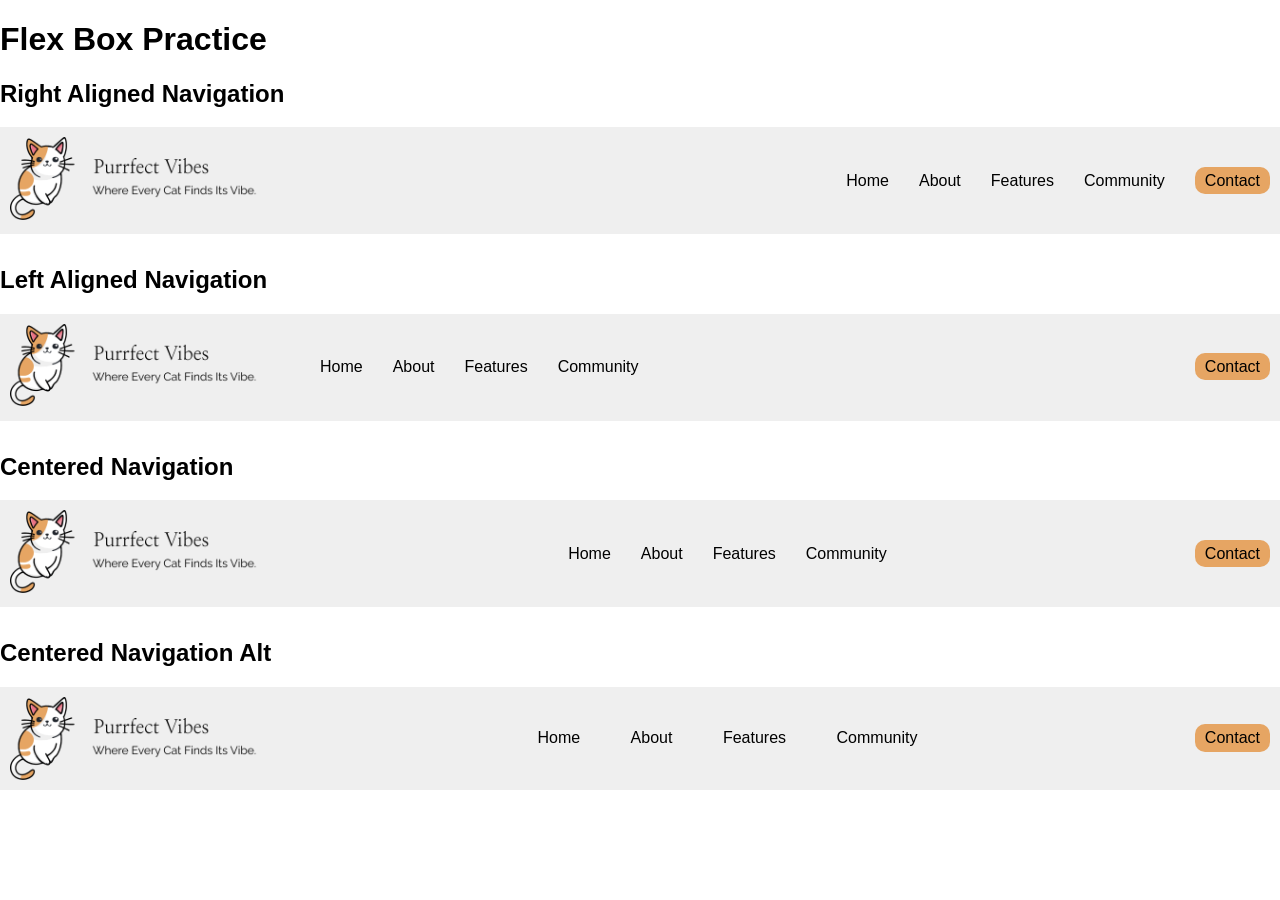
<file: beginning/part1/index.html>
<!DOCTYPE html>
<html lang="en">
<head>
    <meta charset="UTF-8">
    <meta name="viewport" content="width=device-width, initial-scale=1.0">
    <title>Flex Box Layout Practice</title>
    <link rel="stylesheet" href="css/normalize.css">
    <link rel="stylesheet" href="css/styles.css">
</head>
<body>
    <h1>Flex Box Practice</h1>
    <h2>Right Aligned Navigation</h2>
    <nav class="nav1">
        <ul>
            <li><img src="assets/logo.png" alt="logo"></li>
            <li><a href="#">Home</a></li>
            <li><a href="#">About</a></li>
            <li><a href="#">Features</a></li>
            <li><a href="#">Community</a></li>
            <li><a href="#" class="button">Contact</a></li>
        </ul>
    </nav>

    <h2>Left Aligned Navigation</h2>
    <nav class="nav2">
        <ul>
            <li><img src="assets/logo.png" alt="logo"></li>
            <li><a href="#">Home</a></li>
            <li><a href="#">About</a></li>
            <li><a href="#">Features</a></li>
            <li><a href="#">Community</a></li>
            <li><a href="#" class="button">Contact</a></li>
        </ul>
    </nav>

    <h2>Centered Navigation</h2>
    <nav class="nav3">
        <ul>
            <li><img src="assets/logo.png" alt="logo"></li>
            <li><a href="#">Home</a></li>
            <li><a href="#">About</a></li>
            <li><a href="#">Features</a></li>
            <li><a href="#">Community</a></li>
            <li><a href="#" class="button">Contact</a></li>
        </ul>
    </nav>

    <h2>Centered Navigation Alt</h2>
    <nav class="nav4">
        <img src="assets/logo.png" alt="logo">
        <ul>
            <li><a href="#">Home</a></li>
            <li><a href="#">About</a></li>
            <li><a href="#">Features</a></li>
            <li><a href="#">Community</a></li>
        </ul>
        <a href="#" class="button">Contact</a>
    </nav>
</body>
</html>
</file>
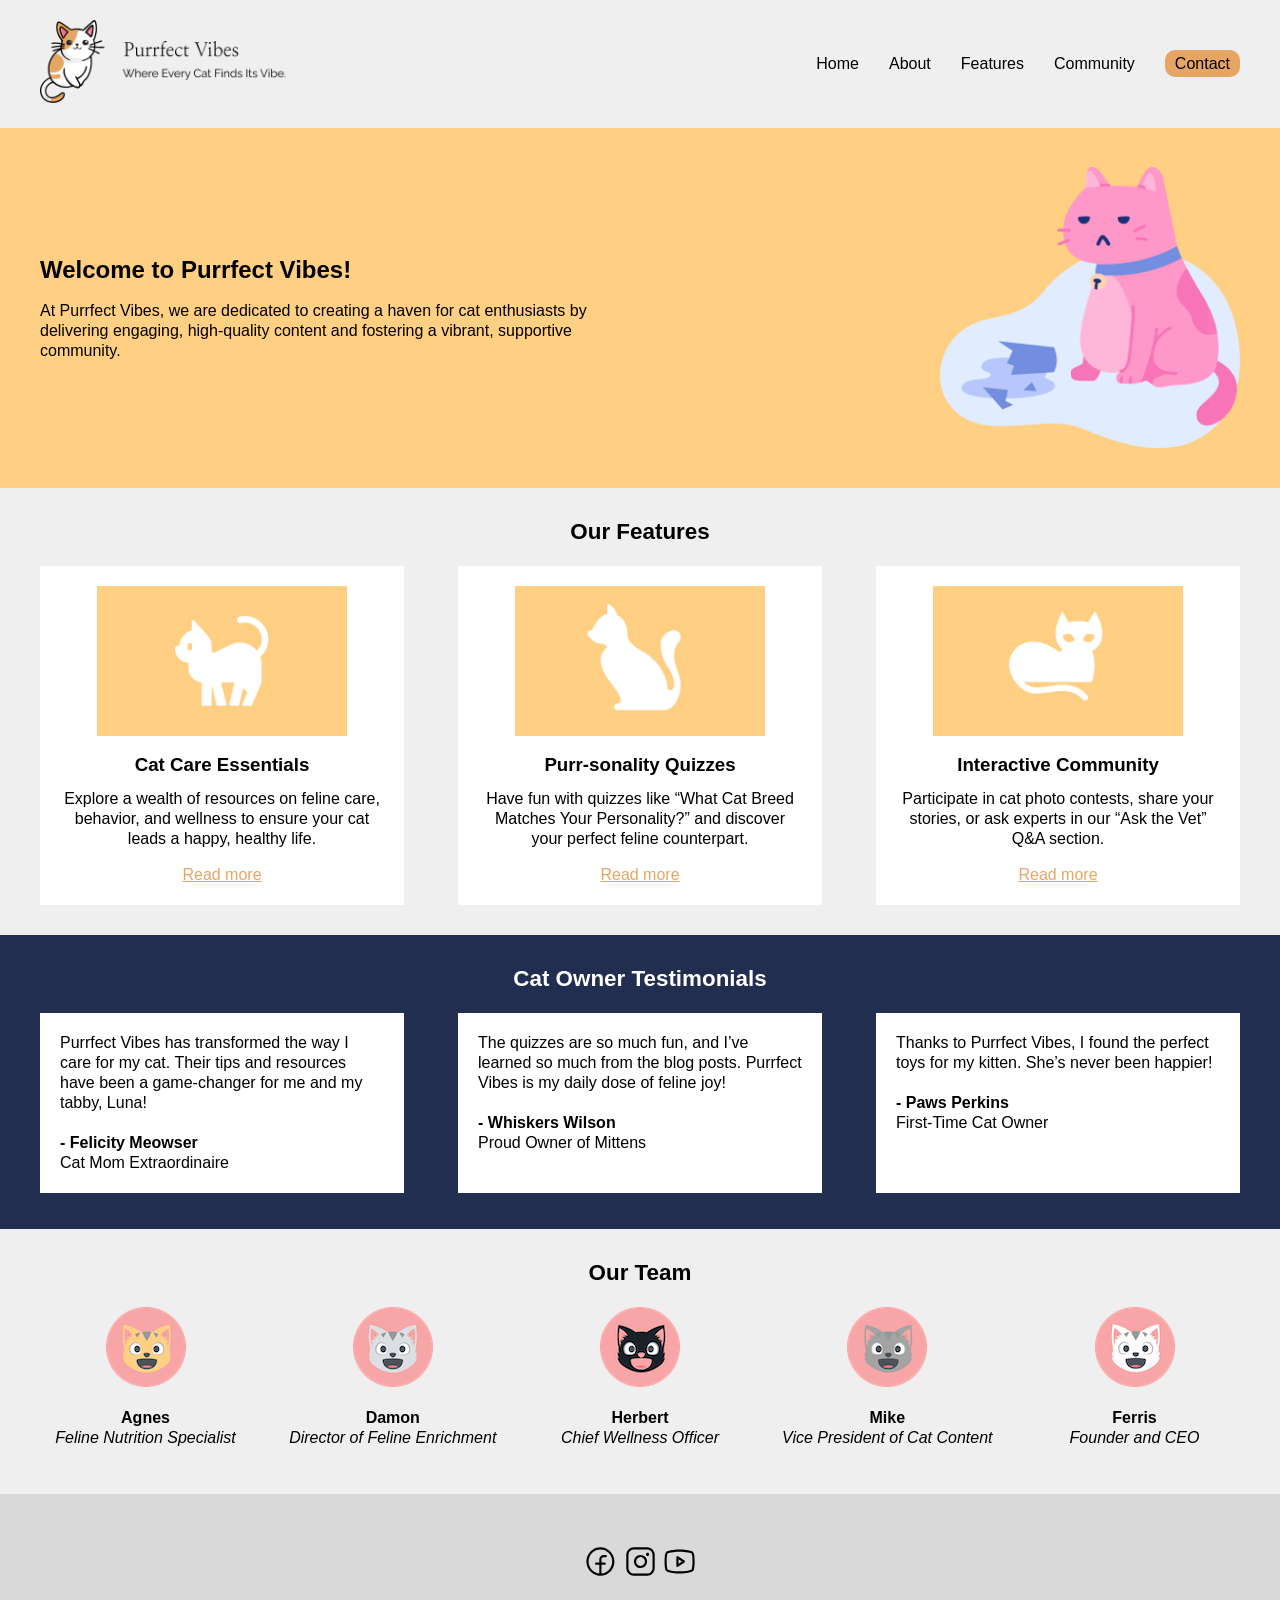
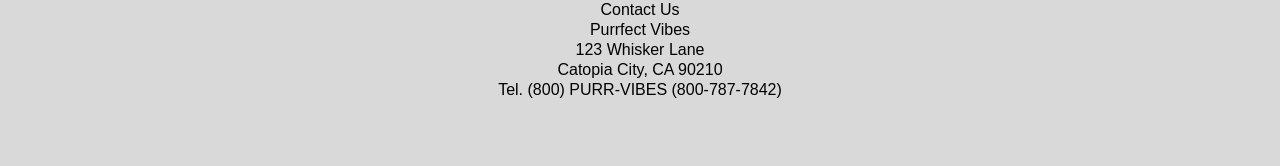
<file: beginning/part2/index.html>
<!DOCTYPE html>
<html lang="en">
<head>
    <meta charset="utf-8">
    <title>Welcome to Purrfect Vibes - Flexible Box</title>
    <link rel="stylesheet" href="css/normalize.css">
    <link rel="stylesheet" href="css/styles.css">
</head>
<body>

    <nav class="nav">
        <div class="container">
            <ul>
                <li><img src="images/logo.png" alt="logo"></li>
                <li><a href="#">Home</a></li>
                <li><a href="#">About</a></li>
                <li><a href="#">Features</a></li>
                <li><a href="#">Community</a></li>
                <li><a href="#" class="button">Contact</a></li>
            </ul>
        </div>
    </nav>

   <section class="hero">
        <div class="container">
            <div class="hero-content">
                <h1>Welcome to Purrfect Vibes!</h1>
                <p> At Purrfect Vibes, we are dedicated to creating a haven for cat enthusiasts by delivering engaging, high-quality content and fostering a vibrant, supportive community.</p>
            </div>
            <img src="images/hero-cat.png">
        </div>
   </section>
    
    <section class="features">
        <h2>Our Features</h2>
        <div class="container">
            <div class="features-box">
                <img src="images/cat-care.jpg" alt="Cat Care">
                <h3>Cat Care Essentials</h3>
                <p>Explore a wealth of resources on feline care, behavior, and wellness to ensure your cat leads a happy, healthy life.</p>
                <a href="#">Read more</a>
            </div>
            
            <div class="features-box">
                <img src="images/cat-quizzes.jpg" alt="Cat Quizzes">
                <h3>Purr-sonality Quizzes</h3>
                <p>Have fun with quizzes like “What Cat Breed Matches Your Personality?” and discover your perfect feline counterpart.</p>
                <a href="#">Read more</a>
            </div>
            
            <div class="features-box">
                <img src="images/cat-community.jpg" alt="Cat Community">
                <h3>Interactive Community</h3>
                <p>Participate in cat photo contests, share your stories, or ask experts in our “Ask the Vet” Q&A section.</p>
                <a href="#">Read more</a>
            </div>
        </div>
    </section>
    
    <section class="testimonials">
        <h2>Cat Owner Testimonials</h2>
        <div class="container">
            <p>Purrfect Vibes has transformed the way I care for my cat. Their tips and resources have been a game-changer for me and my tabby, Luna!<br><br>
            <strong>- Felicity Meowser</strong>
            Cat Mom Extraordinaire<br></p>
            
            <p>The quizzes are so much fun, and I’ve learned so much from the blog posts. Purrfect Vibes is my daily dose of feline joy!<br><br>
            <strong>- Whiskers Wilson</strong>
            Proud Owner of Mittens<br>
            </p>
            
            <p>Thanks to Purrfect Vibes, I found the perfect toys for my kitten. She’s never been happier!<br><br>
            <strong>- Paws Perkins</strong>
            First-Time Cat Owner<br></p>
        </div>
    </section>
    
   <section class="team">
        <h2>Our Team</h2>
        <div class="container">
            <div class="team-block">
                <img src="images/head-agnes.png" alt="Agnes"/>
                <p>Agnes<br>
                Feline Nutrition Specialist<br></p>
            </div>
            <div class="team-block">
                <img src="images/head-damon.png" alt="Damon"/>
                <p>Damon<br>
                Director of Feline Enrichment<br></p>
            </div>
            <div class="team-block">
                <img src="images/head-herbert.png" alt="Damon"/>
                <p>Herbert<br>
                Chief Wellness Officer<br></p>
            </div>
            <div class="team-block">
                <img src="images/head-mike.png" alt="Mike"/>
                <p>Mike<br>
                Vice President of Cat Content<br></p>
            </div>
            <div class="team-block">
                <img src="images/head-ferris.png" alt="Ferris"/>
                <p>Ferris<br>
                Founder and CEO<br></p>
            </div>
        </div>
   </section>
    
    <footer>
        <div class="container">
            <a href="https://www.facebook.com/ " target="_blank"><img src="images/facebook.svg" alt="Facebook Icon"></a>
            <a href="https://www.instagram.com/" target="_blank"><img src="images/instagram.svg" alt="Instagram Icon"></a>
            <a href="https://www.youtube.com/" target="_blank"><img src="images/youtube.svg" alt="Youtube Icon"></a>
            <p>
                Contact Us<br>
                Purrfect Vibes<br>
                123 Whisker Lane<br>
                Catopia City, CA 90210<br>
                Tel. (800) PURR-VIBES (800-787-7842)
            </p>
        </div>
    </footer>
    
    
</body>
</html>
</file>
<file: beginning/part1/css/styles.css>
body {
    font-size: 16px;
    font-family: Verdana, Geneva, Tahoma, sans-serif;
}
a {
    text-decoration: none;
    color: #000
}
a:hover {
    color: #e6a563;
}
nav {
    background-color: #efefef;
    padding: 10px;
    margin-bottom: 2em;
}
nav img {
    width: 250px;
}
nav ul {
    list-style-type: none;
    padding: 0;
    margin: 0;
}
.button {
    background-color: #e6a563;
    border-radius: 10px;
    padding: 5px 10px;
}

/* Nav Practice #1 */
.nav1 ul {
    display: flex;
    justify-content: flex-end;
    gap: 30px;
    align-items: center;
}

.nav1 li:first-child {
    margin-right: auto;
}

/* Nav Practice #2 */
.nav2 ul {
    display: flex;
    justify-content: space-evenly;
    gap: 30px;
    align-items: center;
}

.nav2 li:first-child {
    margin-right: 30px;
}

.nav2 li:last-child {
    margin-left: auto;
}

/* Nav Practice #3 */
.nav3 ul {
    display: flex;
    justify-content: space-evenly;
    gap: 30px;
    align-items: center;
}

.nav3 li:first-child {
    margin-right: auto;
}

.nav3 li:last-child {
    margin-left: auto;
}

/* Nav Practice #4 */
.nav4 {
    display: flex;
    justify-content: space-between;
    align-items: center;
}

.nav4 ul {
    display: flex;
    justify-content: space-between;
    width: 380px;
}
</file>
<file: beginning/part2/css/styles.css>
body {
    font-size: 1em;
    line-height: 1.25em;
    font-family: Arial, Helvetica, sans-serif;
    background-color: #EFEFEF;
}

.container {
    width: 1200px;
    max-width: 100%;
    padding: 20px;
    margin: auto;
    text-align: center;
}

a {
    color: #e6a563
}

a:hover {
    color: #000;
}

.button {
    background-color: #e6a563;
    border-radius: 10px;
    padding: 5px 10px;
}

/* Navigation Bar */
nav a {
    text-decoration: none;
    color: #000
}

nav img {
    width: 250px;
}

nav ul {
    list-style-type: none;
    display: flex;
    justify-content: flex-end;
    gap: 30px;
    align-items: center;
    padding: 0px;
    margin: 0;
}

nav li:first-child {
    margin-right: auto;
}

/* Hero Section */
.hero {
    background-color: #FFCF83;
}

.hero .container {
    display: flex;
    background-color: #FFCF83;
    height: 320px;
    justify-content: center;
    align-items: center;
}

.hero-content {
    text-align: left;
    width: 50%;
}

.hero img {
    width: 25%;
    display: flex;
    margin-left: auto;
}

h1 {
    font-size: 1.5em;
    line-height: 1.25em;
}

h2 {
    font-size: 1.4em;
    line-height: 1.25em;
    margin: 0;
}

h3 {
    margin-bottom: -2px;
}



/* Features Section */
.features {
    padding-top: 30px;
    display: flex;
    flex-direction: column;
    align-items: center;
}

.features .container {
    display: flex;
    justify-content: space-between;
    flex-wrap: nowrap;
}

.features-box {
    background-color: #FFFFFF;
    padding: 20px 20px;
    margin-top: 0;
    margin-bottom: 10px;
    max-width: 27%;
    display: flex;
    flex-direction: column;
    align-items: center;
}

.features-box img {
    width: 250px;
}

/* Testimonials Section */
.testimonials {
    background-color: #222e50;
    color: #FFFFFF;
    padding-top: 30px;
    display: flex;
    flex-direction: column;
    align-items: center;
}

.testimonials .container {
    display: flex;
    justify-content: space-between;

}

.testimonials p {
    color: #000;
    background-color: #FFFFFF;
    padding: 20px;
    margin-top: 0;
    display: flex;
    flex-direction: column;
    text-align: left;
    max-width: 27%;
}

/* Team Section */
.team {
    display: flex;
    flex-direction: column;
    align-items: center;
    padding: 30px 0px 10px 0px;
    margin-top: 0;
}

.team .container {
    display: flex;
    justify-content: space-between;
    align-items: center;
}

.team-block {
    width: 211px;
    font-style: italic;
}

.team-block p::first-line {
    font-weight: 800;
    font-style: normal;
}

/* Footer Section */
footer {
    background-color: #D9D9D9;
    padding: 30px 0px;
}

footer img {
    width: 35px;
}
</file>
